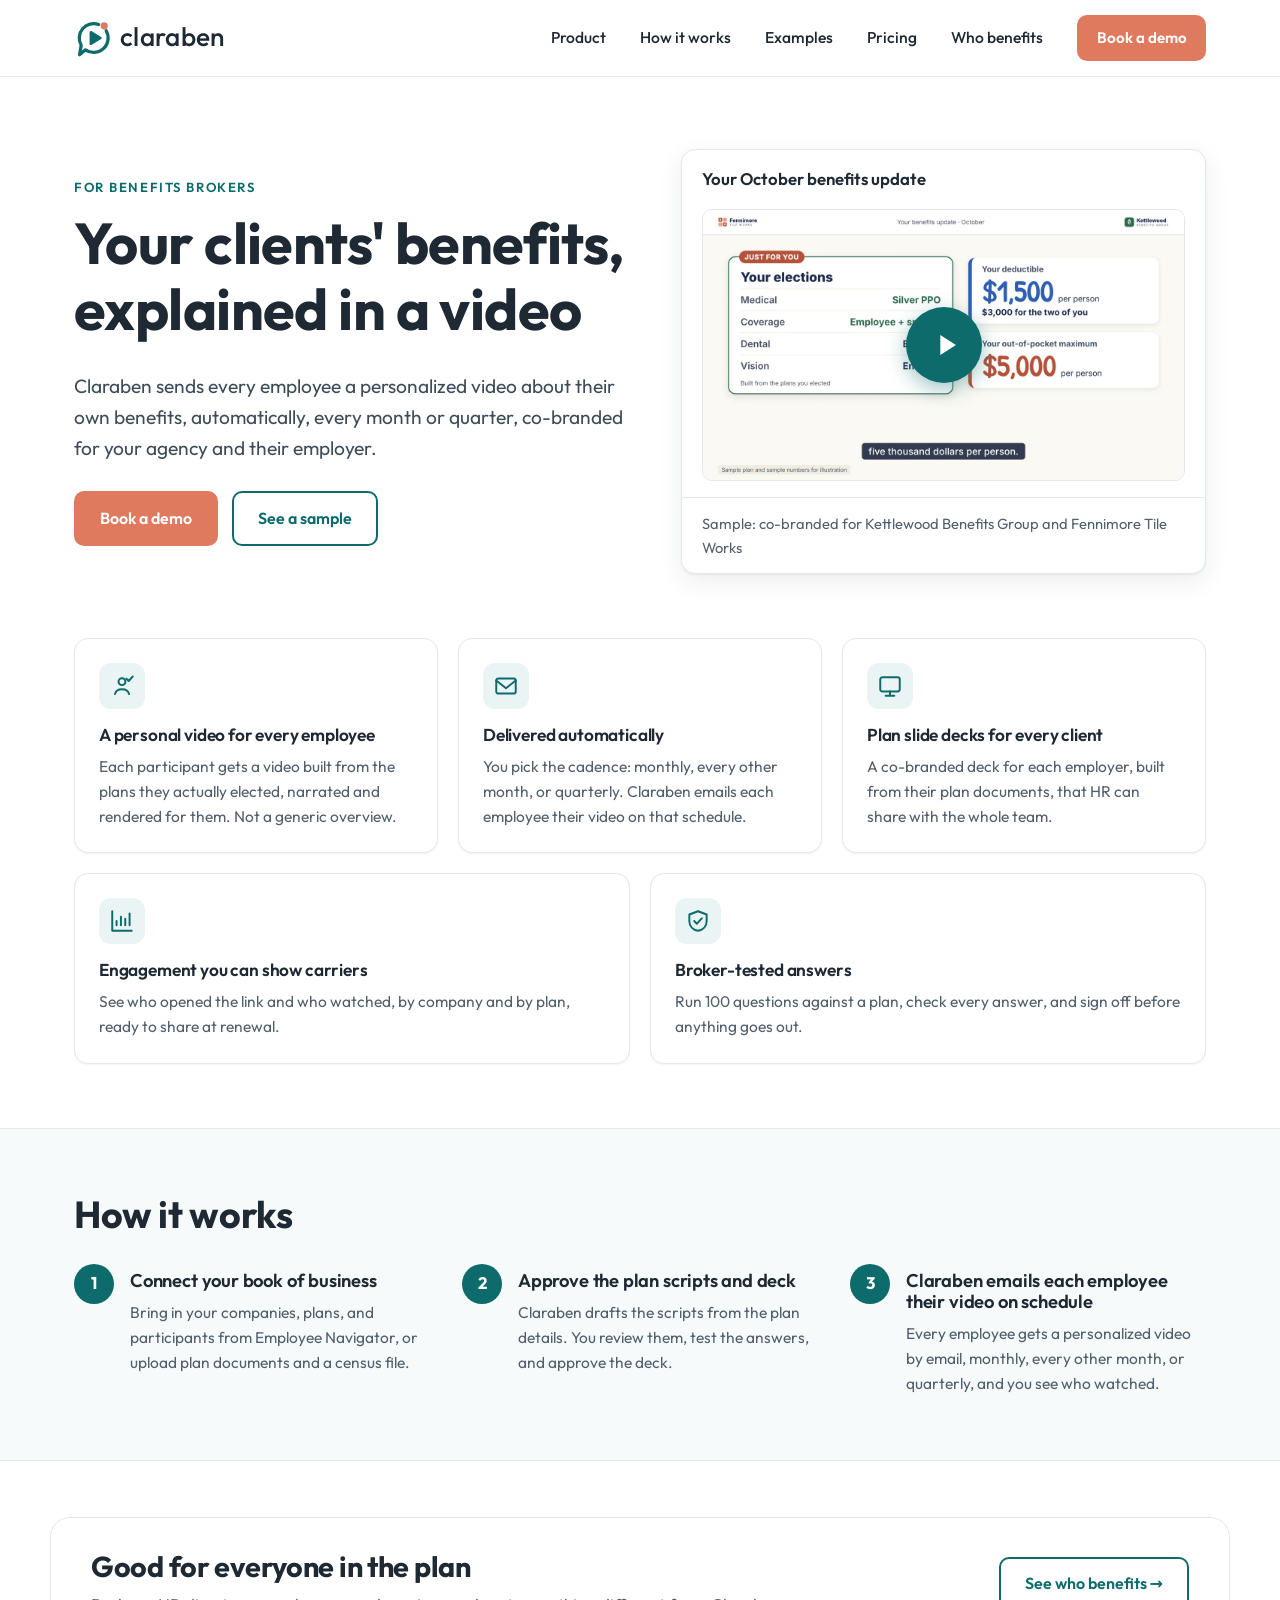
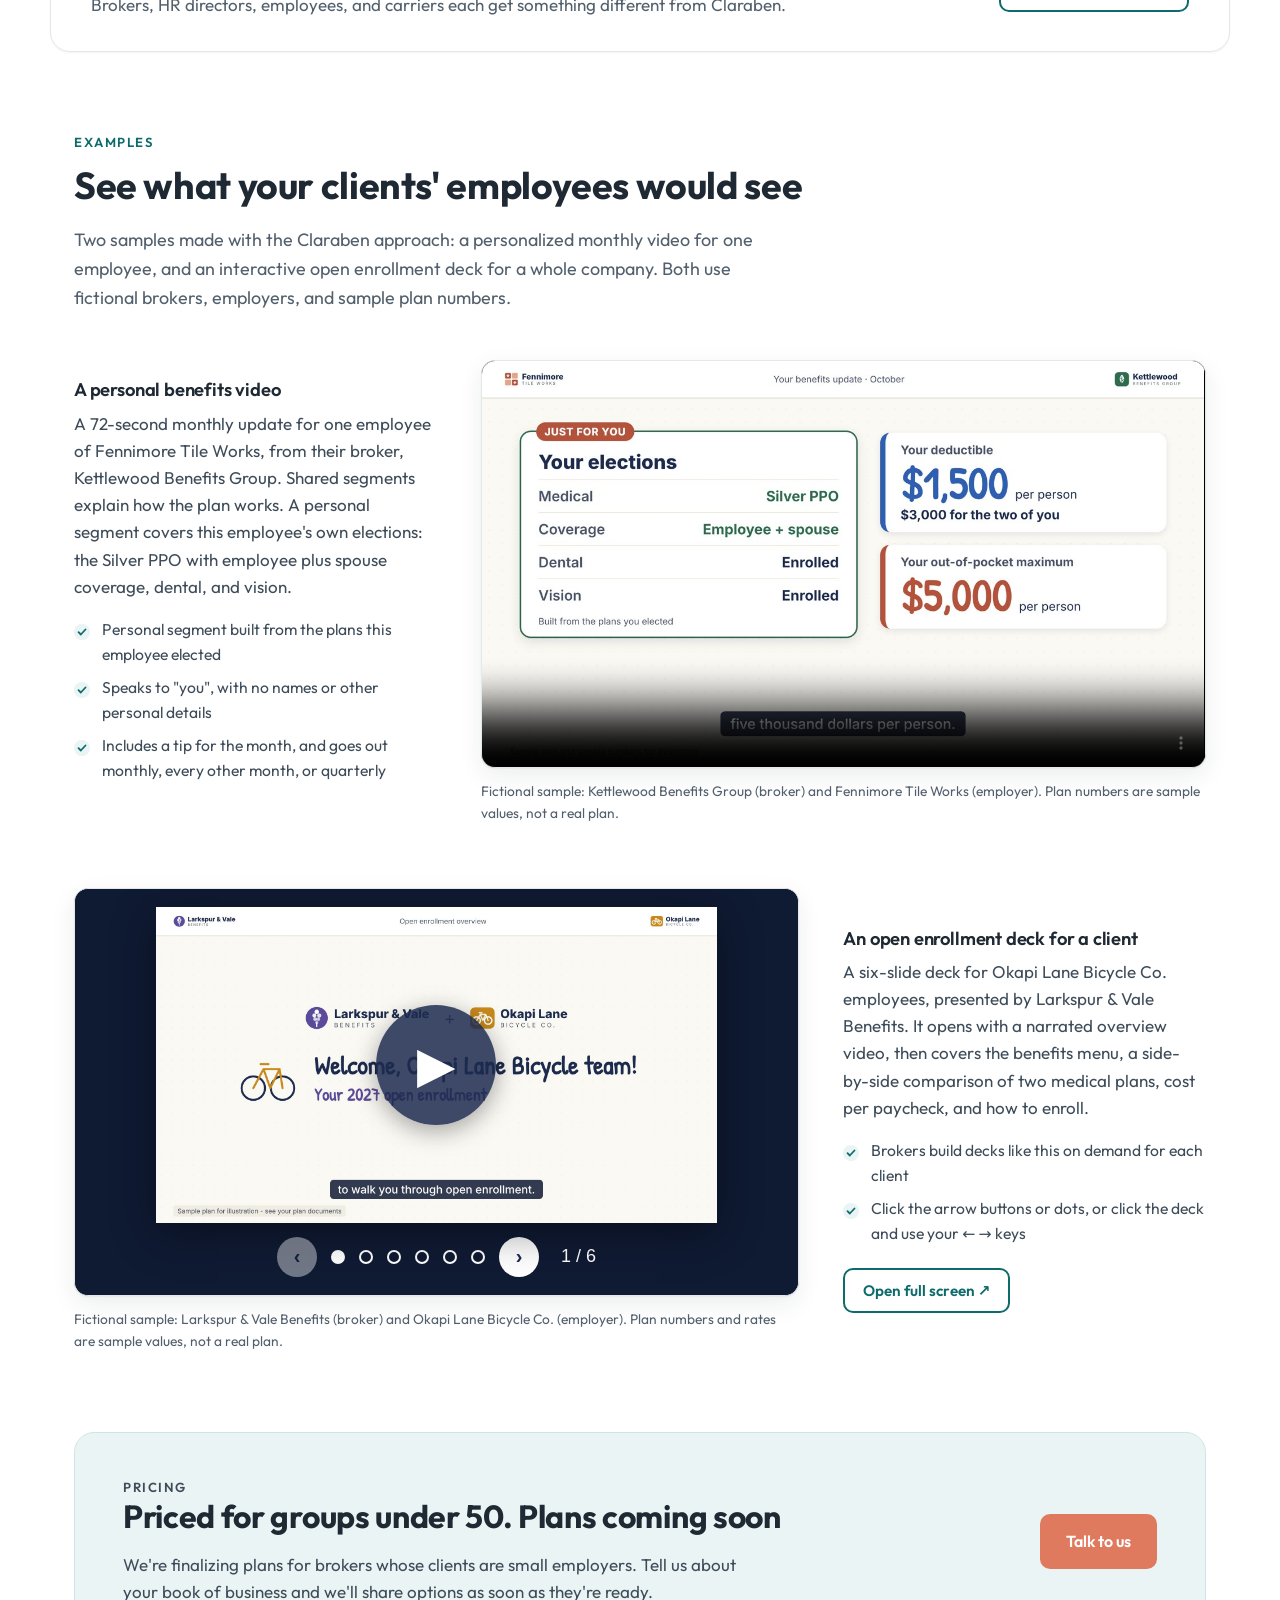
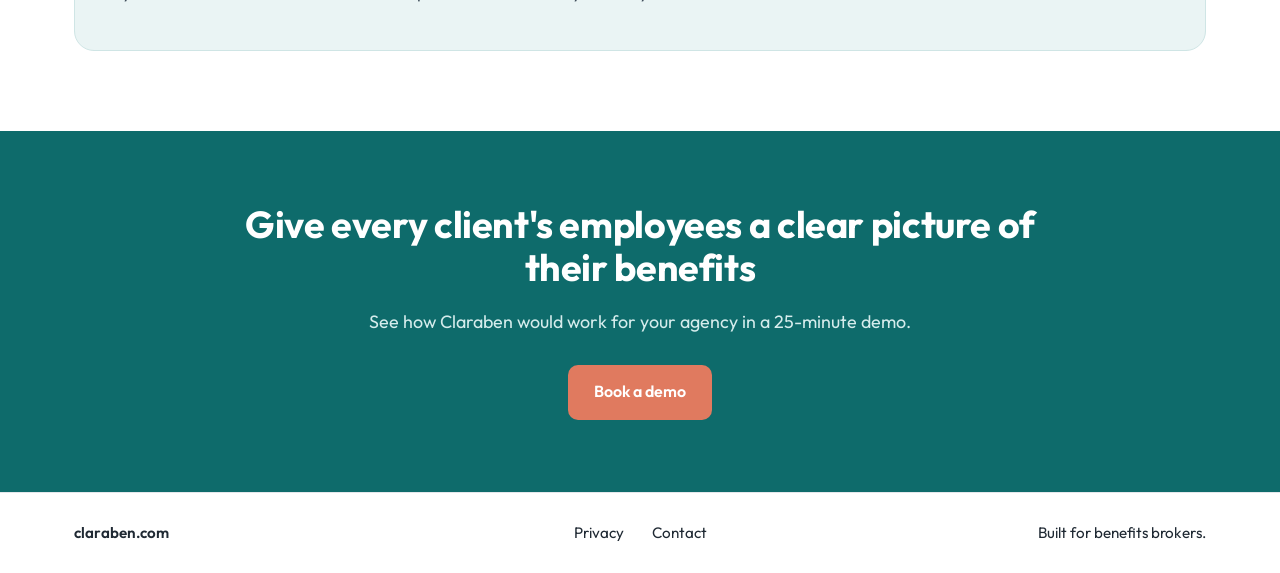
<file: index.html>
<!doctype html>
<html lang="en">
<head>
<meta charset="utf-8">
<meta name="viewport" content="width=device-width, initial-scale=1">
<title>Claraben | Personalized benefits videos for every employee</title>
<meta name="description" content="Claraben sends every employee a personalized video about their own benefits, automatically, every month or quarter, co-branded for your agency and their employer.">
<meta property="og:title" content="Claraben | Your clients' benefits, explained in a video">
<meta property="og:description" content="Personalized benefits videos for every employee, emailed automatically on the schedule the broker picks.">
<meta property="og:image" content="media/participant-poster.jpg">
<meta name="theme-color" content="#0E6B6B">
<link rel="icon" href="favicon.svg" type="image/svg+xml">
<link rel="icon" href="favicon-32.png" sizes="32x32" type="image/png">
<link rel="apple-touch-icon" href="apple-touch-icon.png">
<link rel="preload" href="fonts/outfit-latin.woff2" as="font" type="font/woff2" crossorigin>
<link rel="stylesheet" href="styles.css">
</head>
<body>
<a class="skip" href="#main">Skip to content</a>

<header class="site-header" id="top">
  <div class="wrap nav">
    <a href="#top" class="brand" aria-label="Claraben home">
      <svg class="logo" viewBox="0 0 250 64" role="img" aria-label="claraben"><path d="M49.05 21 A22 22 0 0 1 17.38 50.02 L8.5 57.5 L10.95 43 A22 22 0 0 1 37.52 11.33" fill="none" stroke="#0E6B6B" stroke-width="5" stroke-linecap="round" stroke-linejoin="round"/><path d="M25.5 23 L25.5 41 L40.5 32 Z" fill="#0E6B6B" stroke="#0E6B6B" stroke-width="3.5" stroke-linejoin="round"/><circle cx="46" cy="13.5" r="5.5" fill="#E07A5F"/><text x="70" y="44" font-size="40" font-weight="500" fill="#1F2933" letter-spacing="0.5">claraben</text></svg>
    </a>
    <button class="menu-btn" aria-expanded="false" aria-controls="nav-links" aria-label="Open menu"><span></span><span></span><span></span></button>
    <nav id="nav-links" class="nav-links" aria-label="Main">
      <a href="#product">Product</a>
      <a href="#how">How it works</a>
      <a href="#examples">Examples</a>
      <a href="#pricing">Pricing</a>
      <a href="benefits.html">Who benefits</a>
      <a class="btn btn-coral btn-sm" href="https://links.salesindex.ai/widget/bookings/darrellamy-25" target="_blank" rel="noopener">Book a demo</a>
    </nav>
  </div>
</header>

<main id="main">
  <section class="hero">
    <div class="wrap hero-grid">
      <div class="hero-copy">
        <p class="eyebrow">For benefits brokers</p>
        <h1>Your clients' benefits, explained in a video</h1>
        <p class="lede">Claraben sends every employee a personalized video about their own benefits, automatically, every month or quarter, co-branded for your agency and their employer.</p>
        <div class="actions">
          <a class="btn btn-coral" href="https://links.salesindex.ai/widget/bookings/darrellamy-25" target="_blank" rel="noopener">Book a demo</a>
          <a class="btn btn-outline" href="#examples">See a sample</a>
        </div>
      </div>
      <a class="hero-card" href="#examples" aria-label="Watch the sample personalized benefits video">
        <div class="hero-card-title">Your October benefits update</div>
        <div class="hero-card-media">
          <img src="media/participant-poster.jpg" alt="Frame from a sample personalized benefits video showing the employee's own elections: Silver PPO, employee plus spouse, with dental and vision, plus their deductible and out-of-pocket maximum" width="1280" height="720">
          <span class="play" aria-hidden="true"><svg viewBox="0 0 24 24"><path d="M8 5v14l11-7z"/></svg></span>
        </div>
        <div class="hero-card-foot">Sample: co-branded for Kettlewood Benefits Group and Fennimore Tile Works</div>
      </a>
    </div>
  </section>

  <section class="features" id="product" aria-labelledby="product-h">
    <div class="wrap">
      <h2 id="product-h" class="sr-only">Product</h2>
      <div class="cards">
        <article class="card">
          <div class="icon"><svg viewBox="0 0 24 24" fill="none" stroke="currentColor" stroke-width="1.8" stroke-linecap="round" stroke-linejoin="round"><circle cx="12" cy="8" r="3.2"/><path d="M5.5 19.5c.6-2.8 3.1-4.5 6.5-4.5s5.9 1.7 6.5 4.5"/><path d="M16 5.2 18.2 7.4 22 3.2"/></svg></div>
          <h3>A personal video for every employee</h3>
          <p>Each participant gets a video built from the plans they actually elected, narrated and rendered for them. Not a generic overview.</p>
        </article>
        <article class="card">
          <div class="icon"><svg viewBox="0 0 24 24" fill="none" stroke="currentColor" stroke-width="1.8" stroke-linecap="round" stroke-linejoin="round"><rect x="3" y="5" width="18" height="14" rx="2"/><path d="m3 7 9 7 9-7"/></svg></div>
          <h3>Delivered automatically</h3>
          <p>You pick the cadence: monthly, every other month, or quarterly. Claraben emails each employee their video on that schedule.</p>
        </article>
        <article class="card">
          <div class="icon"><svg viewBox="0 0 24 24" fill="none" stroke="currentColor" stroke-width="1.8" stroke-linecap="round" stroke-linejoin="round"><rect x="3" y="4" width="18" height="13" rx="2"/><path d="M8 21h8M12 17v4"/></svg></div>
          <h3>Plan slide decks for every client</h3>
          <p>A co-branded deck for each employer, built from their plan documents, that HR can share with the whole team.</p>
        </article>
        <article class="card">
          <div class="icon"><svg viewBox="0 0 24 24" fill="none" stroke="currentColor" stroke-width="1.8" stroke-linecap="round" stroke-linejoin="round"><path d="M3 3v18h18"/><path d="M7 16v-4M11 16V8M15 16v-6M19 16V5"/></svg></div>
          <h3>Engagement you can show carriers</h3>
          <p>See who opened the link and who watched, by company and by plan, ready to share at renewal.</p>
        </article>
        <article class="card">
          <div class="icon"><svg viewBox="0 0 24 24" fill="none" stroke="currentColor" stroke-width="1.8" stroke-linecap="round" stroke-linejoin="round"><path d="M12 3 4 6v6c0 5 3.4 8.3 8 9 4.6-.7 8-4 8-9V6z"/><path d="m8.5 12 2.5 2.5 4.5-5"/></svg></div>
          <h3>Broker-tested answers</h3>
          <p>Run 100 questions against a plan, check every answer, and sign off before anything goes out.</p>
        </article>
      </div>
    </div>
  </section>

  <section class="how" id="how" aria-labelledby="how-h">
    <div class="wrap">
      <h2 id="how-h">How it works</h2>
      <ol class="steps">
        <li><span class="num">1</span><div><h3>Connect your book of business</h3><p>Bring in your companies, plans, and participants from Employee Navigator, or upload plan documents and a census file.</p></div></li>
        <li><span class="num">2</span><div><h3>Approve the plan scripts and deck</h3><p>Claraben drafts the scripts from the plan details. You review them, test the answers, and approve the deck.</p></div></li>
        <li><span class="num">3</span><div><h3>Claraben emails each employee their video on schedule</h3><p>Every employee gets a personalized video by email, monthly, every other month, or quarterly, and you see who watched.</p></div></li>
      </ol>
    </div>
  </section>

  <section class="who-teaser" aria-labelledby="who-h">
    <div class="wrap who-teaser-inner">
      <div>
        <h2 id="who-h">Good for everyone in the plan</h2>
        <p>Brokers, HR directors, employees, and carriers each get something different from Claraben.</p>
      </div>
      <a class="btn btn-outline" href="benefits.html">See who benefits &rarr;</a>
    </div>
  </section>

  <section class="examples" id="examples" aria-labelledby="examples-h">
    <div class="wrap">
      <p class="eyebrow">Examples</p>
      <h2 id="examples-h">See what your clients' employees would see</h2>
      <p class="section-lede">Two samples made with the Claraben approach: a personalized monthly video for one employee, and an interactive open enrollment deck for a whole company. Both use fictional brokers, employers, and sample plan numbers.</p>

      <div class="example">
        <div class="example-text">
          <h3>A personal benefits video</h3>
          <p>A 72-second monthly update for one employee of Fennimore Tile Works, from their broker, Kettlewood Benefits Group. Shared segments explain how the plan works. A personal segment covers this employee's own elections: the Silver PPO with employee plus spouse coverage, dental, and vision.</p>
          <ul class="ticks">
            <li>Personal segment built from the plans this employee elected</li>
            <li>Speaks to "you", with no names or other personal details</li>
            <li>Includes a tip for the month, and goes out monthly, every other month, or quarterly</li>
          </ul>
        </div>
        <figure class="example-media">
          <div class="frame">
            <video id="explainer" controls preload="metadata" playsinline poster="media/participant-poster.jpg" width="1920" height="1080">
              <source src="media/participant-video.mp4" type="video/mp4">
              Your browser can't play this video. <a href="media/participant-video.mp4">Download the MP4</a>.
            </video>
          </div>
          <figcaption>Fictional sample: Kettlewood Benefits Group (broker) and Fennimore Tile Works (employer). Plan numbers are sample values, not a real plan.</figcaption>
        </figure>
      </div>

      <div class="example example-flip">
        <div class="example-text">
          <h3>An open enrollment deck for a client</h3>
          <p>A six-slide deck for Okapi Lane Bicycle Co. employees, presented by Larkspur &amp; Vale Benefits. It opens with a narrated overview video, then covers the benefits menu, a side-by-side comparison of two medical plans, cost per paycheck, and how to enroll.</p>
          <ul class="ticks">
            <li>Brokers build decks like this on demand for each client</li>
            <li>Click the arrow buttons or dots, or click the deck and use your &larr; &rarr; keys</li>
          </ul>
          <a class="btn btn-outline btn-sm" href="examples/open-enrollment-deck/index.html" target="_blank" rel="noopener">Open full screen &#8599;</a>
        </div>
        <figure class="example-media">
          <div class="frame frame-deck">
            <iframe id="deck" src="examples/open-enrollment-deck/index.html" title="Interactive open enrollment deck: Larkspur &amp; Vale Benefits for Okapi Lane Bicycle Co." loading="lazy" allow="autoplay; fullscreen" allowfullscreen></iframe>
          </div>
          <figcaption>Fictional sample: Larkspur &amp; Vale Benefits (broker) and Okapi Lane Bicycle Co. (employer). Plan numbers and rates are sample values, not a real plan.</figcaption>
        </figure>
      </div>
    </div>
  </section>

  <section class="pricing" id="pricing" aria-labelledby="pricing-h">
    <div class="wrap"><div class="pricing-box">
      <div>
        <p class="eyebrow">Pricing</p>
        <h2 id="pricing-h">Priced for groups under 50. Plans coming soon</h2>
        <p>We're finalizing plans for brokers whose clients are small employers. Tell us about your book of business and we'll share options as soon as they're ready.</p>
      </div>
      <a class="btn btn-coral" href="https://links.salesindex.ai/widget/bookings/darrellamy-25" target="_blank" rel="noopener">Talk to us</a>
    </div></div>
  </section>

  <section class="cta" aria-labelledby="cta-h">
    <div class="wrap cta-inner">
      <h2 id="cta-h">Give every client's employees a clear picture of their benefits</h2>
      <p>See how Claraben would work for your agency in a 25-minute demo.</p>
      <a class="btn btn-coral" href="https://links.salesindex.ai/widget/bookings/darrellamy-25" target="_blank" rel="noopener">Book a demo</a>
    </div>
  </section>
</main>

<footer class="site-footer">
  <div class="wrap foot">
    <a class="foot-brand" href="#top">claraben.com</a>
    <nav class="foot-links" aria-label="Footer">
      <a href="privacy.html">Privacy</a>
      <a href="https://links.salesindex.ai/widget/bookings/darrellamy-25" target="_blank" rel="noopener">Contact</a>
    </nav>
    <p class="foot-tag">Built for benefits brokers.</p>
  </div>
</footer>
<script src="main.js" defer></script>
</body>
</html>
</file>
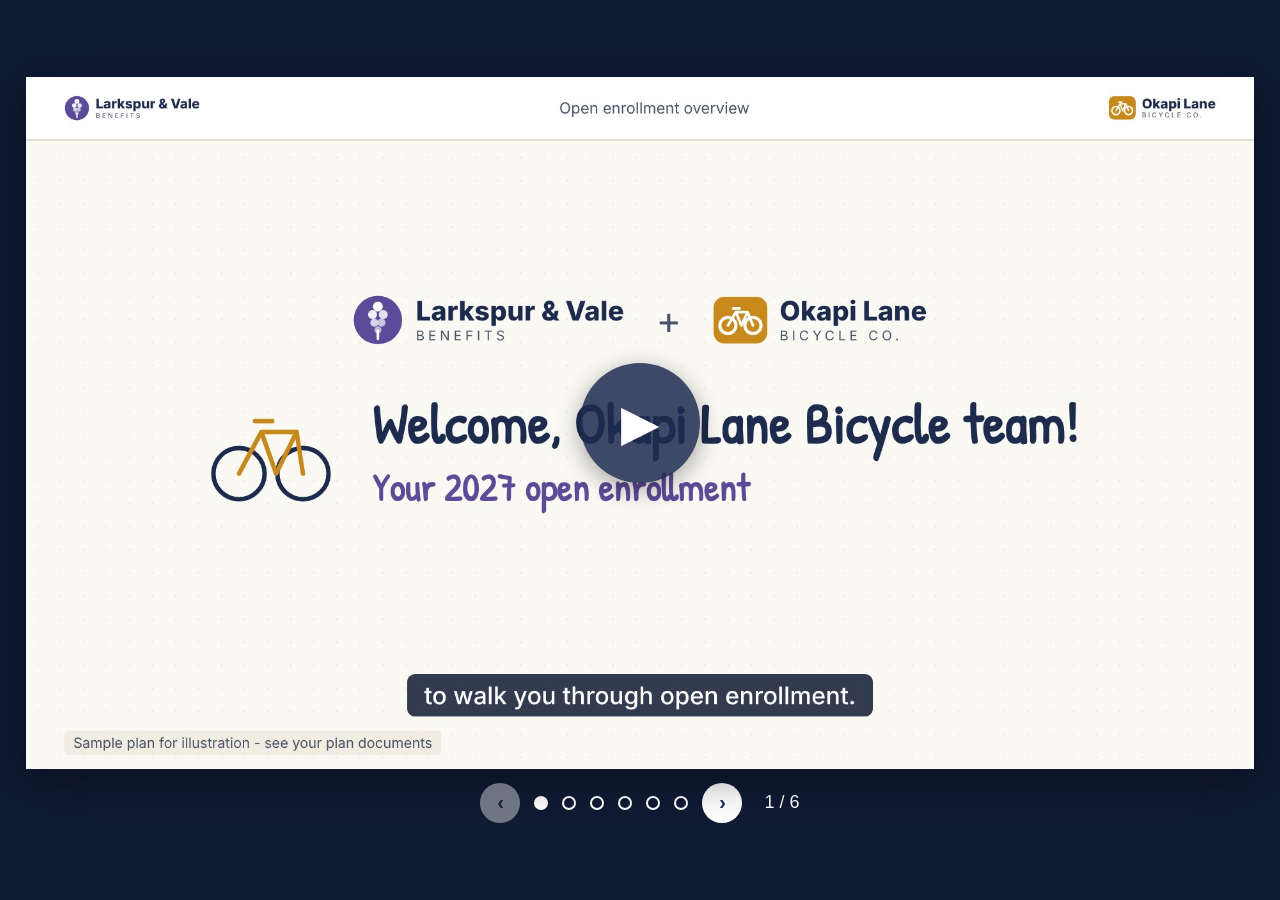
<file: examples/open-enrollment-deck/index.html>
<!doctype html><html lang="en"><head><meta charset="utf-8"><meta name="viewport" content="width=device-width,initial-scale=1"><title>Larkspur &amp; Vale Benefits · Okapi Lane Bicycle Co. 2027 Open Enrollment (sample)</title>
<style>@font-face{font-family:"Inter";font-weight:100 900;font-display:swap;src:url(./fonts/inter.woff2) format("woff2")}@font-face{font-family:"Patrick Hand";font-display:swap;src:url(./fonts/patrick-hand.woff2) format("woff2")}</style>  <script defer src="./assets/index-DYpOH4zO.js"></script>
</head>
<body style="margin:0;background:#0f1a33"><div id="root"></div></body></html>
</file>
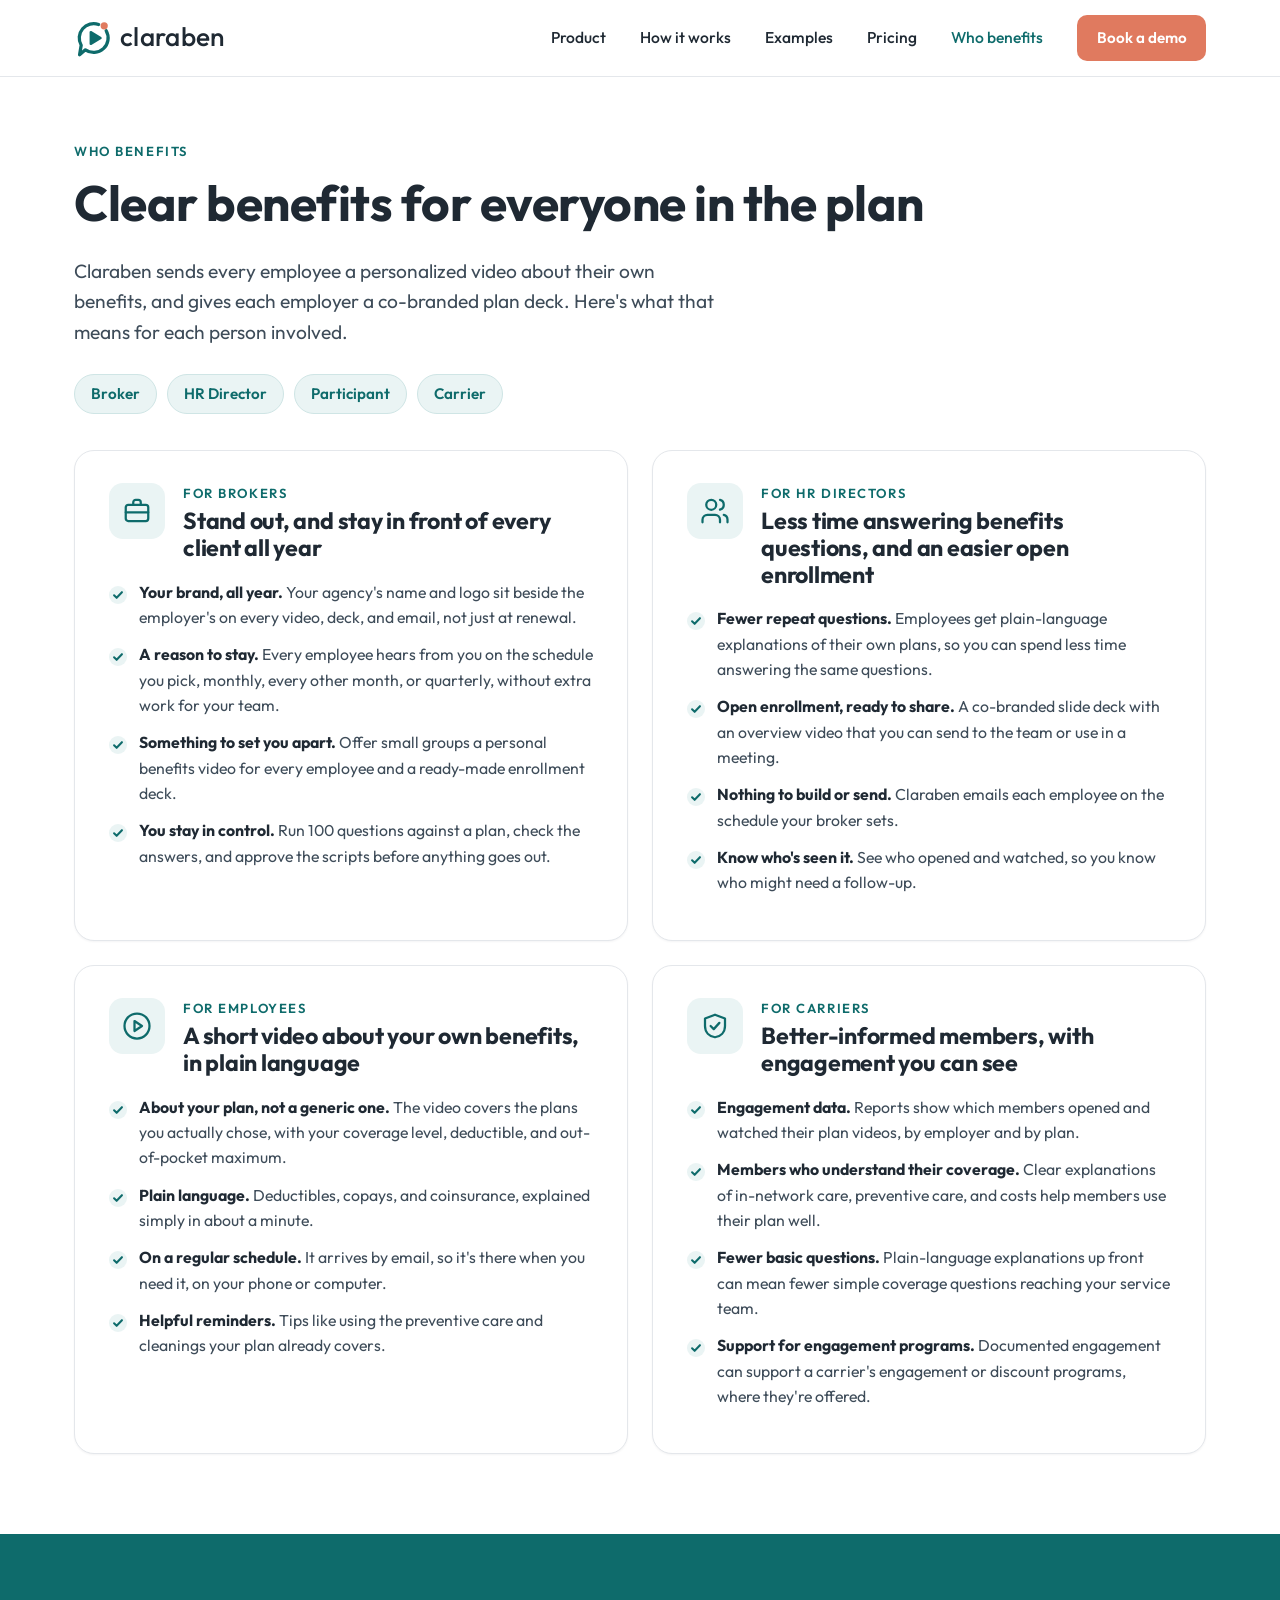
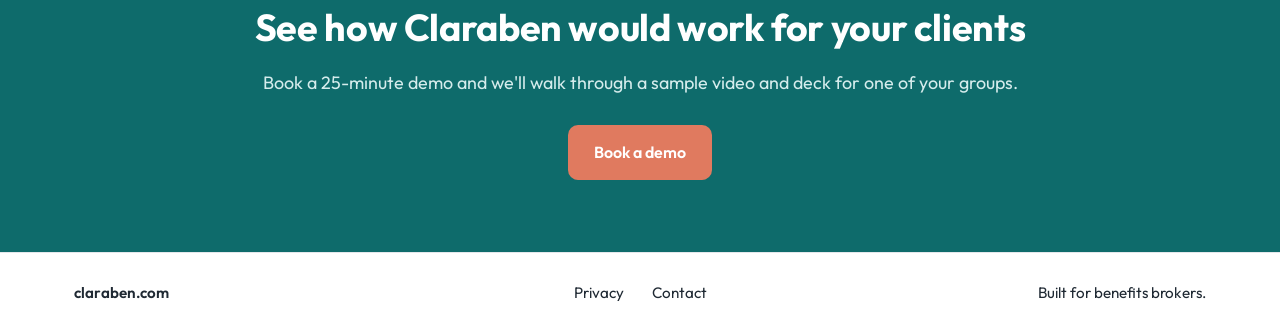
<file: benefits.html>
<!doctype html>
<html lang="en">
<head>
<meta charset="utf-8">
<meta name="viewport" content="width=device-width, initial-scale=1">
<title>Who benefits | Claraben</title>
<meta name="description" content="How Claraben helps benefits brokers, HR directors, employees, and carriers.">
<meta property="og:title" content="Claraben | Your clients' benefits, explained in a video">
<meta property="og:description" content="Personalized benefits videos for every employee, emailed automatically on the schedule the broker picks.">
<meta property="og:image" content="media/participant-poster.jpg">
<meta name="theme-color" content="#0E6B6B">
<link rel="icon" href="favicon.svg" type="image/svg+xml">
<link rel="icon" href="favicon-32.png" sizes="32x32" type="image/png">
<link rel="apple-touch-icon" href="apple-touch-icon.png">
<link rel="preload" href="fonts/outfit-latin.woff2" as="font" type="font/woff2" crossorigin>
<link rel="stylesheet" href="styles.css">
</head>
<body>
<a class="skip" href="#main">Skip to content</a>

<header class="site-header" id="top">
  <div class="wrap nav">
    <a href="index.html" class="brand" aria-label="Claraben home">
      <svg class="logo" viewBox="0 0 250 64" role="img" aria-label="claraben"><path d="M49.05 21 A22 22 0 0 1 17.38 50.02 L8.5 57.5 L10.95 43 A22 22 0 0 1 37.52 11.33" fill="none" stroke="#0E6B6B" stroke-width="5" stroke-linecap="round" stroke-linejoin="round"/><path d="M25.5 23 L25.5 41 L40.5 32 Z" fill="#0E6B6B" stroke="#0E6B6B" stroke-width="3.5" stroke-linejoin="round"/><circle cx="46" cy="13.5" r="5.5" fill="#E07A5F"/><text x="70" y="44" font-size="40" font-weight="500" fill="#1F2933" letter-spacing="0.5">claraben</text></svg>
    </a>
    <button class="menu-btn" aria-expanded="false" aria-controls="nav-links" aria-label="Open menu"><span></span><span></span><span></span></button>
    <nav id="nav-links" class="nav-links" aria-label="Main">
      <a href="index.html#product">Product</a>
      <a href="index.html#how">How it works</a>
      <a href="index.html#examples">Examples</a>
      <a href="index.html#pricing">Pricing</a>
      <a href="benefits.html" aria-current="page">Who benefits</a>
      <a class="btn btn-coral btn-sm" href="https://links.salesindex.ai/widget/bookings/darrellamy-25" target="_blank" rel="noopener">Book a demo</a>
    </nav>
  </div>
</header>

<main id="main">
  <section class="page-hero">
    <div class="wrap">
      <p class="eyebrow">Who benefits</p>
      <h1>Clear benefits for everyone in the plan</h1>
      <p class="lede">Claraben sends every employee a personalized video about their own benefits, and gives each employer a co-branded plan deck. Here's what that means for each person involved.</p>
      <nav class="chips" aria-label="Jump to a section"><a class="chip" href="#broker">Broker</a><a class="chip" href="#hr">HR Director</a><a class="chip" href="#participant">Participant</a><a class="chip" href="#carrier">Carrier</a></nav>
    </div>
  </section>

  <div class="wrap who-grid">
    <section class="who-card" id="broker" aria-labelledby="broker-h">
      <div class="who-head">
        <div class="who-icon"><svg viewBox="0 0 24 24" fill="none" stroke="currentColor" stroke-width="1.8" stroke-linecap="round" stroke-linejoin="round" aria-hidden="true"><rect x="3" y="7" width="18" height="13" rx="2"/><path d="M9 7V5a2 2 0 0 1 2-2h2a2 2 0 0 1 2 2v2M3 13h18"/></svg></div>
        <div><p class="eyebrow">For brokers</p><h2 id="broker-h">Stand out, and stay in front of every client all year</h2></div>
      </div>
      <ul class="who-list">
          <li><strong>Your brand, all year.</strong> Your agency's name and logo sit beside the employer's on every video, deck, and email, not just at renewal.</li>
          <li><strong>A reason to stay.</strong> Every employee hears from you on the schedule you pick, monthly, every other month, or quarterly, without extra work for your team.</li>
          <li><strong>Something to set you apart.</strong> Offer small groups a personal benefits video for every employee and a ready-made enrollment deck.</li>
          <li><strong>You stay in control.</strong> Run 100 questions against a plan, check the answers, and approve the scripts before anything goes out.</li>
      </ul>
    </section>
    <section class="who-card" id="hr" aria-labelledby="hr-h">
      <div class="who-head">
        <div class="who-icon"><svg viewBox="0 0 24 24" fill="none" stroke="currentColor" stroke-width="1.8" stroke-linecap="round" stroke-linejoin="round" aria-hidden="true"><path d="M16 21v-2a4 4 0 0 0-4-4H6a4 4 0 0 0-4 4v2"/><circle cx="9" cy="7" r="4"/><path d="M22 21v-2a4 4 0 0 0-3-3.87M16 3.13a4 4 0 0 1 0 7.75"/></svg></div>
        <div><p class="eyebrow">For HR directors</p><h2 id="hr-h">Less time answering benefits questions, and an easier open enrollment</h2></div>
      </div>
      <ul class="who-list">
          <li><strong>Fewer repeat questions.</strong> Employees get plain-language explanations of their own plans, so you can spend less time answering the same questions.</li>
          <li><strong>Open enrollment, ready to share.</strong> A co-branded slide deck with an overview video that you can send to the team or use in a meeting.</li>
          <li><strong>Nothing to build or send.</strong> Claraben emails each employee on the schedule your broker sets.</li>
          <li><strong>Know who's seen it.</strong> See who opened and watched, so you know who might need a follow-up.</li>
      </ul>
    </section>
    <section class="who-card" id="participant" aria-labelledby="participant-h">
      <div class="who-head">
        <div class="who-icon"><svg viewBox="0 0 24 24" fill="none" stroke="currentColor" stroke-width="1.8" stroke-linecap="round" stroke-linejoin="round" aria-hidden="true"><circle cx="12" cy="12" r="10"/><path d="m10 8 6 4-6 4z"/></svg></div>
        <div><p class="eyebrow">For employees</p><h2 id="participant-h">A short video about your own benefits, in plain language</h2></div>
      </div>
      <ul class="who-list">
          <li><strong>About your plan, not a generic one.</strong> The video covers the plans you actually chose, with your coverage level, deductible, and out-of-pocket maximum.</li>
          <li><strong>Plain language.</strong> Deductibles, copays, and coinsurance, explained simply in about a minute.</li>
          <li><strong>On a regular schedule.</strong> It arrives by email, so it's there when you need it, on your phone or computer.</li>
          <li><strong>Helpful reminders.</strong> Tips like using the preventive care and cleanings your plan already covers.</li>
      </ul>
    </section>
    <section class="who-card" id="carrier" aria-labelledby="carrier-h">
      <div class="who-head">
        <div class="who-icon"><svg viewBox="0 0 24 24" fill="none" stroke="currentColor" stroke-width="1.8" stroke-linecap="round" stroke-linejoin="round" aria-hidden="true"><path d="M12 3 4 6v6c0 5 3.4 8.3 8 9 4.6-.7 8-4 8-9V6z"/><path d="m8.5 12 2.5 2.5 4.5-5"/></svg></div>
        <div><p class="eyebrow">For carriers</p><h2 id="carrier-h">Better-informed members, with engagement you can see</h2></div>
      </div>
      <ul class="who-list">
          <li><strong>Engagement data.</strong> Reports show which members opened and watched their plan videos, by employer and by plan.</li>
          <li><strong>Members who understand their coverage.</strong> Clear explanations of in-network care, preventive care, and costs help members use their plan well.</li>
          <li><strong>Fewer basic questions.</strong> Plain-language explanations up front can mean fewer simple coverage questions reaching your service team.</li>
          <li><strong>Support for engagement programs.</strong> Documented engagement can support a carrier's engagement or discount programs, where they're offered.</li>
      </ul>
    </section>
  </div>

  <section class="cta" aria-labelledby="cta-h">
    <div class="wrap cta-inner">
      <h2 id="cta-h">See how Claraben would work for your clients</h2>
      <p>Book a 25-minute demo and we'll walk through a sample video and deck for one of your groups.</p>
      <a class="btn btn-coral" href="https://links.salesindex.ai/widget/bookings/darrellamy-25" target="_blank" rel="noopener">Book a demo</a>
    </div>
  </section>
</main>

<footer class="site-footer">
  <div class="wrap foot">
    <a class="foot-brand" href="index.html">claraben.com</a>
    <nav class="foot-links" aria-label="Footer">
      <a href="privacy.html">Privacy</a>
      <a href="https://links.salesindex.ai/widget/bookings/darrellamy-25" target="_blank" rel="noopener">Contact</a>
    </nav>
    <p class="foot-tag">Built for benefits brokers.</p>
  </div>
</footer>
<script src="main.js" defer></script>
</body>
</html>
</file>
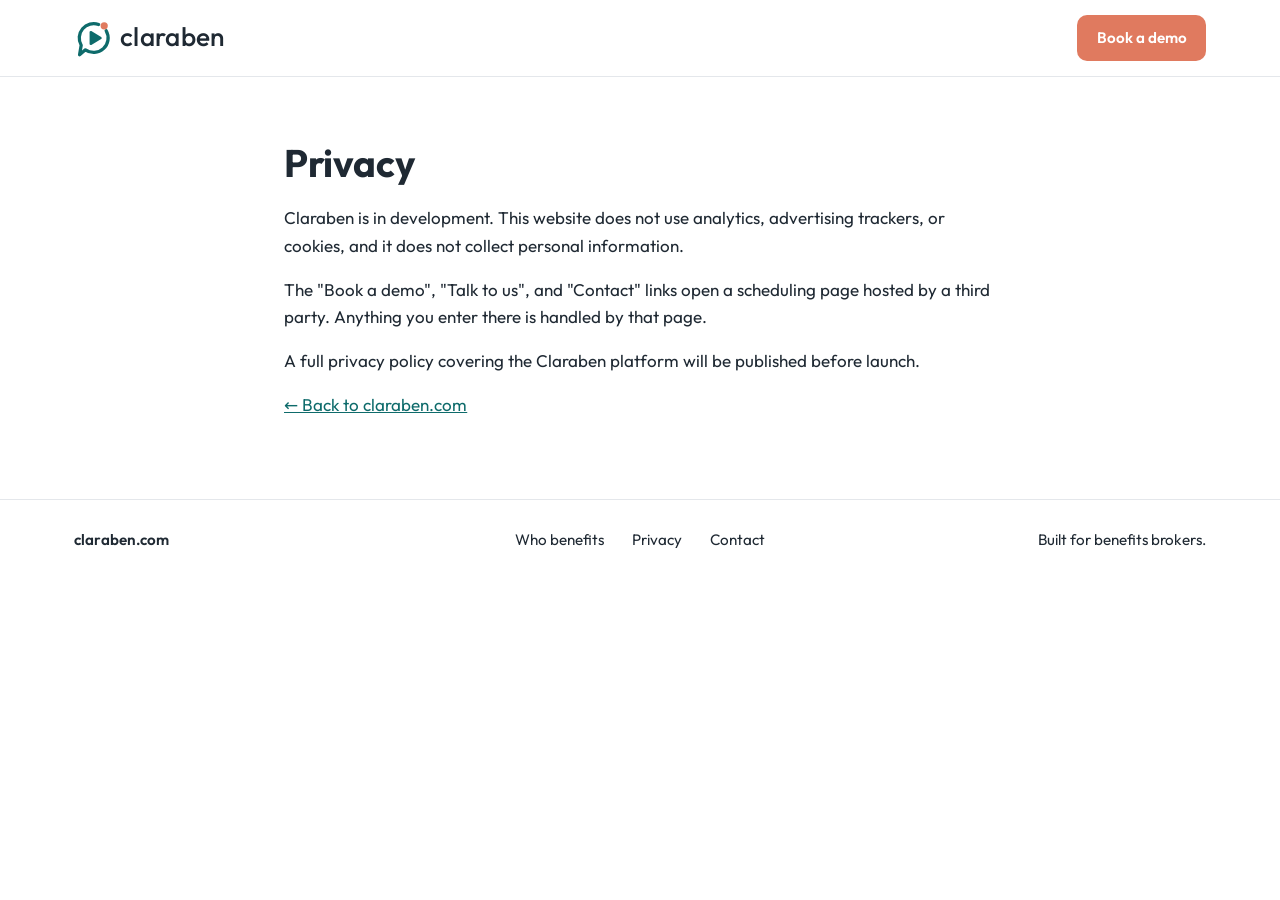
<file: privacy.html>
<!doctype html>
<html lang="en"><head><meta charset="utf-8"><meta name="viewport" content="width=device-width, initial-scale=1">
<title>Privacy | Claraben</title><link rel="icon" href="favicon.svg" type="image/svg+xml"><link rel="stylesheet" href="styles.css"></head>
<body>
<header class="site-header"><div class="wrap nav"><a href="index.html" class="brand" aria-label="Claraben home"><svg class="logo" viewBox="0 0 250 64" role="img" aria-label="claraben"><path d="M49.05 21 A22 22 0 0 1 17.38 50.02 L8.5 57.5 L10.95 43 A22 22 0 0 1 37.52 11.33" fill="none" stroke="#0E6B6B" stroke-width="5" stroke-linecap="round" stroke-linejoin="round"/><path d="M25.5 23 L25.5 41 L40.5 32 Z" fill="#0E6B6B" stroke="#0E6B6B" stroke-width="3.5" stroke-linejoin="round"/><circle cx="46" cy="13.5" r="5.5" fill="#E07A5F"/><text x="70" y="44" font-size="40" font-weight="500" fill="#1F2933" letter-spacing="0.5">claraben</text></svg></a>
<a class="btn btn-coral btn-sm" href="https://links.salesindex.ai/widget/bookings/darrellamy-25" target="_blank" rel="noopener">Book a demo</a></div></header>
<main class="wrap" style="padding:64px 24px;max-width:760px">
<h1 style="font-size:2.4rem">Privacy</h1>
<p>Claraben is in development. This website does not use analytics, advertising trackers, or cookies, and it does not collect personal information.</p>
<p>The "Book a demo", "Talk to us", and "Contact" links open a scheduling page hosted by a third party. Anything you enter there is handled by that page.</p>
<p>A full privacy policy covering the Claraben platform will be published before launch.</p>
<p><a href="index.html">&larr; Back to claraben.com</a></p>
</main>
<footer class="site-footer"><div class="wrap foot"><a class="foot-brand" href="index.html">claraben.com</a><nav class="foot-links" aria-label="Footer"><a href="benefits.html">Who benefits</a><a href="privacy.html">Privacy</a><a href="https://links.salesindex.ai/widget/bookings/darrellamy-25" target="_blank" rel="noopener">Contact</a></nav><p class="foot-tag">Built for benefits brokers.</p></div></footer>
</body></html>
</file>
<file: styles.css>
@font-face{font-family:"Outfit";font-style:normal;font-weight:100 900;font-display:swap;src:url(fonts/outfit-latin.woff2) format("woff2")}
:root{--teal:#0E6B6B;--teal-dk:#0A5252;--teal-50:#EAF4F4;--coral:#E07A5F;--coral-dk:#C9644A;--ink:#1F2933;--muted:#52606D;--line:#E4E7EB;--bg-soft:#F7FAFA;--radius:14px;--shadow:0 1px 2px rgba(31,41,51,.06),0 8px 24px rgba(31,41,51,.08)}
*,*::before,*::after{box-sizing:border-box}
html{scroll-behavior:smooth;scroll-padding-top:84px}
body{margin:0;font-family:"Outfit","Plus Jakarta Sans",Inter,system-ui,-apple-system,"Segoe UI",sans-serif;color:var(--ink);background:#fff;font-size:17px;line-height:1.6;-webkit-font-smoothing:antialiased}
img,video,iframe{display:block;max-width:100%}
a{color:var(--teal)}
h1,h2,h3{line-height:1.15;margin:0 0 .5em;letter-spacing:-.01em}
h1{font-size:clamp(2.3rem,4.6vw,3.6rem);font-weight:700}
h2{font-size:clamp(1.7rem,3vw,2.35rem);font-weight:700}
h3{font-size:1.15rem;font-weight:600}
p{margin:0 0 1em}
.wrap{max-width:1180px;margin:0 auto;padding:0 24px}
.sr-only{position:absolute;width:1px;height:1px;overflow:hidden;clip:rect(0 0 0 0);white-space:nowrap}
.skip{position:absolute;left:-999px;top:8px;background:var(--teal);color:#fff;padding:8px 14px;border-radius:8px;z-index:100}
.skip:focus{left:8px}
.eyebrow{color:var(--teal);font-weight:600;font-size:.82rem;letter-spacing:.12em;text-transform:uppercase;margin-bottom:.9em}

.btn{display:inline-flex;align-items:center;justify-content:center;gap:.4em;padding:.8em 1.5em;border-radius:10px;font-weight:600;font-size:1rem;text-decoration:none;border:2px solid transparent;transition:background .15s,color .15s,border-color .15s,transform .15s;cursor:pointer;white-space:nowrap}
.btn:hover{transform:translateY(-1px)}
.btn:focus-visible,a:focus-visible,button:focus-visible,iframe:focus-visible{outline:3px solid rgba(14,107,107,.45);outline-offset:3px}
.btn-coral{background:var(--coral);color:#fff}
.btn-coral:hover{background:var(--coral-dk)}
.btn-outline{border-color:var(--teal);color:var(--teal);background:#fff}
.btn-outline:hover{background:var(--teal-50)}
.btn-sm{padding:.55em 1.15em;font-size:.95rem}

.site-header{position:sticky;top:0;z-index:50;background:rgba(255,255,255,.94);backdrop-filter:saturate(1.4) blur(8px);border-bottom:1px solid var(--line)}
.nav{display:flex;align-items:center;justify-content:space-between;height:76px}
.brand{display:flex;align-items:center}
.logo{height:42px;width:auto;font-family:"Outfit",sans-serif}
.nav-links{display:flex;align-items:center;gap:34px}
.nav-links a:not(.btn){color:var(--ink);text-decoration:none;font-weight:500;font-size:.98rem}
.nav-links a:not(.btn):hover{color:var(--teal)}
.menu-btn{display:none;background:none;border:0;padding:10px;cursor:pointer}
.menu-btn span{display:block;width:24px;height:2px;background:var(--ink);margin:5px 0;border-radius:2px;transition:transform .2s,opacity .2s}

.hero{padding:72px 0 56px}
.hero-grid{display:grid;grid-template-columns:1.05fr 1fr;gap:56px;align-items:center}
.lede{font-size:1.2rem;color:#3E4C59;max-width:34em}
.actions{display:flex;gap:14px;flex-wrap:wrap;margin-top:28px}
.hero-card{display:block;background:#fff;border:1px solid var(--line);border-radius:var(--radius);box-shadow:var(--shadow);overflow:hidden;text-decoration:none;color:var(--ink);transition:transform .2s,box-shadow .2s}
.hero-card:hover{transform:translateY(-3px);box-shadow:0 2px 4px rgba(31,41,51,.06),0 16px 36px rgba(31,41,51,.12)}
.hero-card-title{padding:16px 20px;font-weight:600;font-size:1.05rem}
.hero-card-media{position:relative;margin:0 20px;border-radius:10px;overflow:hidden;border:1px solid var(--line)}
.hero-card-media img{width:100%;height:auto}
.play{position:absolute;inset:0;margin:auto;width:76px;height:76px;border-radius:50%;background:var(--teal);display:grid;place-items:center;box-shadow:0 6px 20px rgba(14,107,107,.4)}
.play svg{width:34px;height:34px;fill:#fff;margin-left:4px}
.hero-card-foot{padding:14px 20px;font-size:.92rem;color:var(--muted);border-top:1px solid var(--line);margin-top:16px}

.features{padding:8px 0 64px}
.cards{display:grid;grid-template-columns:repeat(6,1fr);gap:20px}
.cards .card:nth-child(-n+3){grid-column:span 2}
.cards .card:nth-child(n+4){grid-column:span 3}
.card{background:#fff;border:1px solid var(--line);border-radius:var(--radius);padding:24px;box-shadow:0 1px 2px rgba(31,41,51,.05)}
.card .icon{width:46px;height:46px;border-radius:12px;background:var(--teal-50);color:var(--teal);display:grid;place-items:center;margin-bottom:16px}
.card .icon svg{width:26px;height:26px}
.card h3{font-size:1.08rem}
.card p{color:var(--muted);font-size:.97rem;margin:0}

.how{background:var(--bg-soft);border-top:1px solid var(--line);border-bottom:1px solid var(--line);padding:64px 0}
.steps{list-style:none;margin:28px 0 0;padding:0;display:grid;grid-template-columns:repeat(3,1fr);gap:32px}
.steps li{display:flex;gap:16px;align-items:flex-start}
.num{flex:none;width:40px;height:40px;border-radius:50%;background:var(--teal);color:#fff;font-weight:700;display:grid;place-items:center;font-size:1.05rem}
.steps h3{margin-top:6px}
.steps p{color:var(--muted);font-size:.97rem;margin:0}

.examples{padding:80px 0}
.section-lede{color:var(--muted);font-size:1.12rem;max-width:40em;margin-bottom:48px}
.example{display:grid;grid-template-columns:.8fr 1.6fr;gap:44px;align-items:center;margin-bottom:64px}
.example:last-child{margin-bottom:0}
.example-flip{grid-template-columns:1.6fr .8fr}
.example-flip .example-text{order:2}
.example-flip .example-media{order:1}
.example-text p{color:#3E4C59}
.ticks{list-style:none;padding:0;margin:0 0 22px}
.ticks li{position:relative;padding-left:28px;margin-bottom:8px;color:#3E4C59;font-size:.98rem}
.ticks li::before{content:"";position:absolute;left:0;top:.42em;width:16px;height:16px;border-radius:50%;background:var(--teal-50) url("data:image/svg+xml,%3Csvg xmlns='http://www.w3.org/2000/svg' viewBox='0 0 16 16'%3E%3Cpath d='m4.5 8.2 2.3 2.3 4.7-5' fill='none' stroke='%230E6B6B' stroke-width='1.8' stroke-linecap='round' stroke-linejoin='round'/%3E%3C/svg%3E") center/16px no-repeat}
.example-media{margin:0}
.frame{border-radius:var(--radius);overflow:hidden;box-shadow:var(--shadow);border:1px solid var(--line);background:#0f1a33;aspect-ratio:16/9}
.frame video,.frame iframe{width:100%;height:100%;border:0}
.frame video{object-fit:contain;background:#000}
figcaption{font-size:.86rem;color:var(--muted);margin-top:12px}

.pricing{padding:0 0 80px}
.pricing-box{display:flex;align-items:center;justify-content:space-between;gap:32px;background:var(--teal-50);border:1px solid #CFE5E5;border-radius:20px;padding:44px 48px}
.pricing-box p{color:#3E4C59;max-width:38em;margin:0}
.pricing-box h2{font-size:clamp(1.5rem,2.6vw,2rem)}

.cta{background:var(--teal);color:#fff;padding:72px 0;text-align:center}
.cta h2{max-width:22em;margin-left:auto;margin-right:auto}
.cta p{color:#D5ECEC;font-size:1.12rem;margin-bottom:28px}

.site-footer{border-top:1px solid var(--line);padding:28px 0}
.foot{display:grid;grid-template-columns:1fr auto 1fr;align-items:center;gap:20px;font-size:.95rem}
.foot-brand{color:var(--ink);font-weight:600;text-decoration:none}
.foot-links{display:flex;gap:28px}
.foot-links a{color:var(--ink);text-decoration:none}
.foot-links a:hover{color:var(--teal)}
.foot-tag{margin:0;text-align:right;color:var(--ink)}

@media (max-width:1040px){
  .cards{grid-template-columns:1fr 1fr}
  .cards .card{grid-column:auto !important}
  .example,.example-flip{grid-template-columns:1fr;gap:24px}
  .example-flip .example-text{order:1}.example-flip .example-media{order:2}
}
@media (max-width:860px){
  .menu-btn{display:block}
  .nav-links{position:absolute;top:76px;left:0;right:0;flex-direction:column;align-items:stretch;gap:0;background:#fff;border-bottom:1px solid var(--line);padding:8px 24px 20px;display:none;box-shadow:0 12px 24px rgba(31,41,51,.08)}
  .nav-links.open{display:flex}
  .nav-links a:not(.btn){padding:12px 0;border-bottom:1px solid var(--line)}
  .nav-links .btn{margin-top:16px}
  .menu-btn[aria-expanded="true"] span:nth-child(1){transform:translateY(7px) rotate(45deg)}
  .menu-btn[aria-expanded="true"] span:nth-child(2){opacity:0}
  .menu-btn[aria-expanded="true"] span:nth-child(3){transform:translateY(-7px) rotate(-45deg)}
  .hero{padding:44px 0 40px}
  .hero-grid{grid-template-columns:1fr;gap:36px}
  .steps{grid-template-columns:1fr;gap:24px}
  .pricing-box{flex-direction:column;align-items:flex-start;padding:32px 28px}
  .foot{grid-template-columns:1fr;text-align:center;justify-items:center}
  .foot-tag{text-align:center}
}
@media (max-width:560px){
  body{font-size:16px}
  .wrap{padding:0 20px}
  .cards{grid-template-columns:1fr}
  .cards .card{grid-column:auto !important}
  .logo{height:36px}
  .actions .btn{flex:1 1 auto}
  .examples{padding:56px 0}
  .example{margin-bottom:48px}
}
@media (prefers-reduced-motion:reduce){html{scroll-behavior:auto}.btn,.hero-card{transition:none}}
@media (max-width:560px){.frame-deck{aspect-ratio:auto;height:calc((100vw - 42px) * .96 * 9 / 16 + 92px)}}
.who-teaser{padding:56px 0 0}
.who-teaser-inner{display:flex;align-items:center;justify-content:space-between;gap:28px;border:1px solid var(--line);border-radius:20px;padding:32px 40px;background:#fff;box-shadow:0 1px 2px rgba(31,41,51,.05)}
.who-teaser h2{font-size:clamp(1.4rem,2.4vw,1.8rem);margin-bottom:.3em}
.who-teaser p{color:var(--muted);margin:0}
@media (max-width:860px){.who-teaser-inner{flex-direction:column;align-items:flex-start;padding:28px}}
.nav-links a[aria-current="page"]{color:var(--teal)}
.page-hero{padding:64px 0 36px}
.page-hero h1{font-size:clamp(2.1rem,4vw,3.1rem);max-width:18em}
.chips{display:flex;flex-wrap:wrap;gap:10px;margin-top:26px}
.chip{display:inline-block;padding:.45em 1.05em;border-radius:999px;border:1px solid #CFE5E5;background:var(--teal-50);color:var(--teal);font-weight:600;text-decoration:none;font-size:.95rem}
.chip:hover{background:#dcefef}
.who-grid{display:grid;grid-template-columns:1fr 1fr;gap:24px;padding-bottom:80px}
.who-card{background:#fff;border:1px solid var(--line);border-radius:20px;padding:32px 34px;box-shadow:0 1px 2px rgba(31,41,51,.05);scroll-margin-top:96px}
.who-head{display:flex;gap:18px;align-items:flex-start;margin-bottom:18px}
.who-icon{flex:none;width:56px;height:56px;border-radius:14px;background:var(--teal-50);color:var(--teal);display:grid;place-items:center}
.who-icon svg{width:30px;height:30px}
.who-head .eyebrow{margin-bottom:.35em}
.who-head h2{font-size:1.45rem;margin:0}
.who-list{list-style:none;margin:0;padding:0}
.who-list li{position:relative;padding-left:30px;margin-bottom:12px;color:#3E4C59;font-size:.99rem}
.who-list li strong{color:var(--ink)}
.who-list li::before{content:"";position:absolute;left:0;top:.38em;width:18px;height:18px;border-radius:50%;background:var(--teal-50) url("data:image/svg+xml,%3Csvg xmlns='http://www.w3.org/2000/svg' viewBox='0 0 16 16'%3E%3Cpath d='m4.5 8.2 2.3 2.3 4.7-5' fill='none' stroke='%230E6B6B' stroke-width='1.8' stroke-linecap='round' stroke-linejoin='round'/%3E%3C/svg%3E") center/18px no-repeat}
@media (max-width:900px){.who-grid{grid-template-columns:1fr}}
@media (max-width:560px){.who-card{padding:26px 22px}.page-hero{padding:40px 0 24px}}
@media (max-width:1100px) and (min-width:861px){.nav-links{gap:22px}}
</file>
